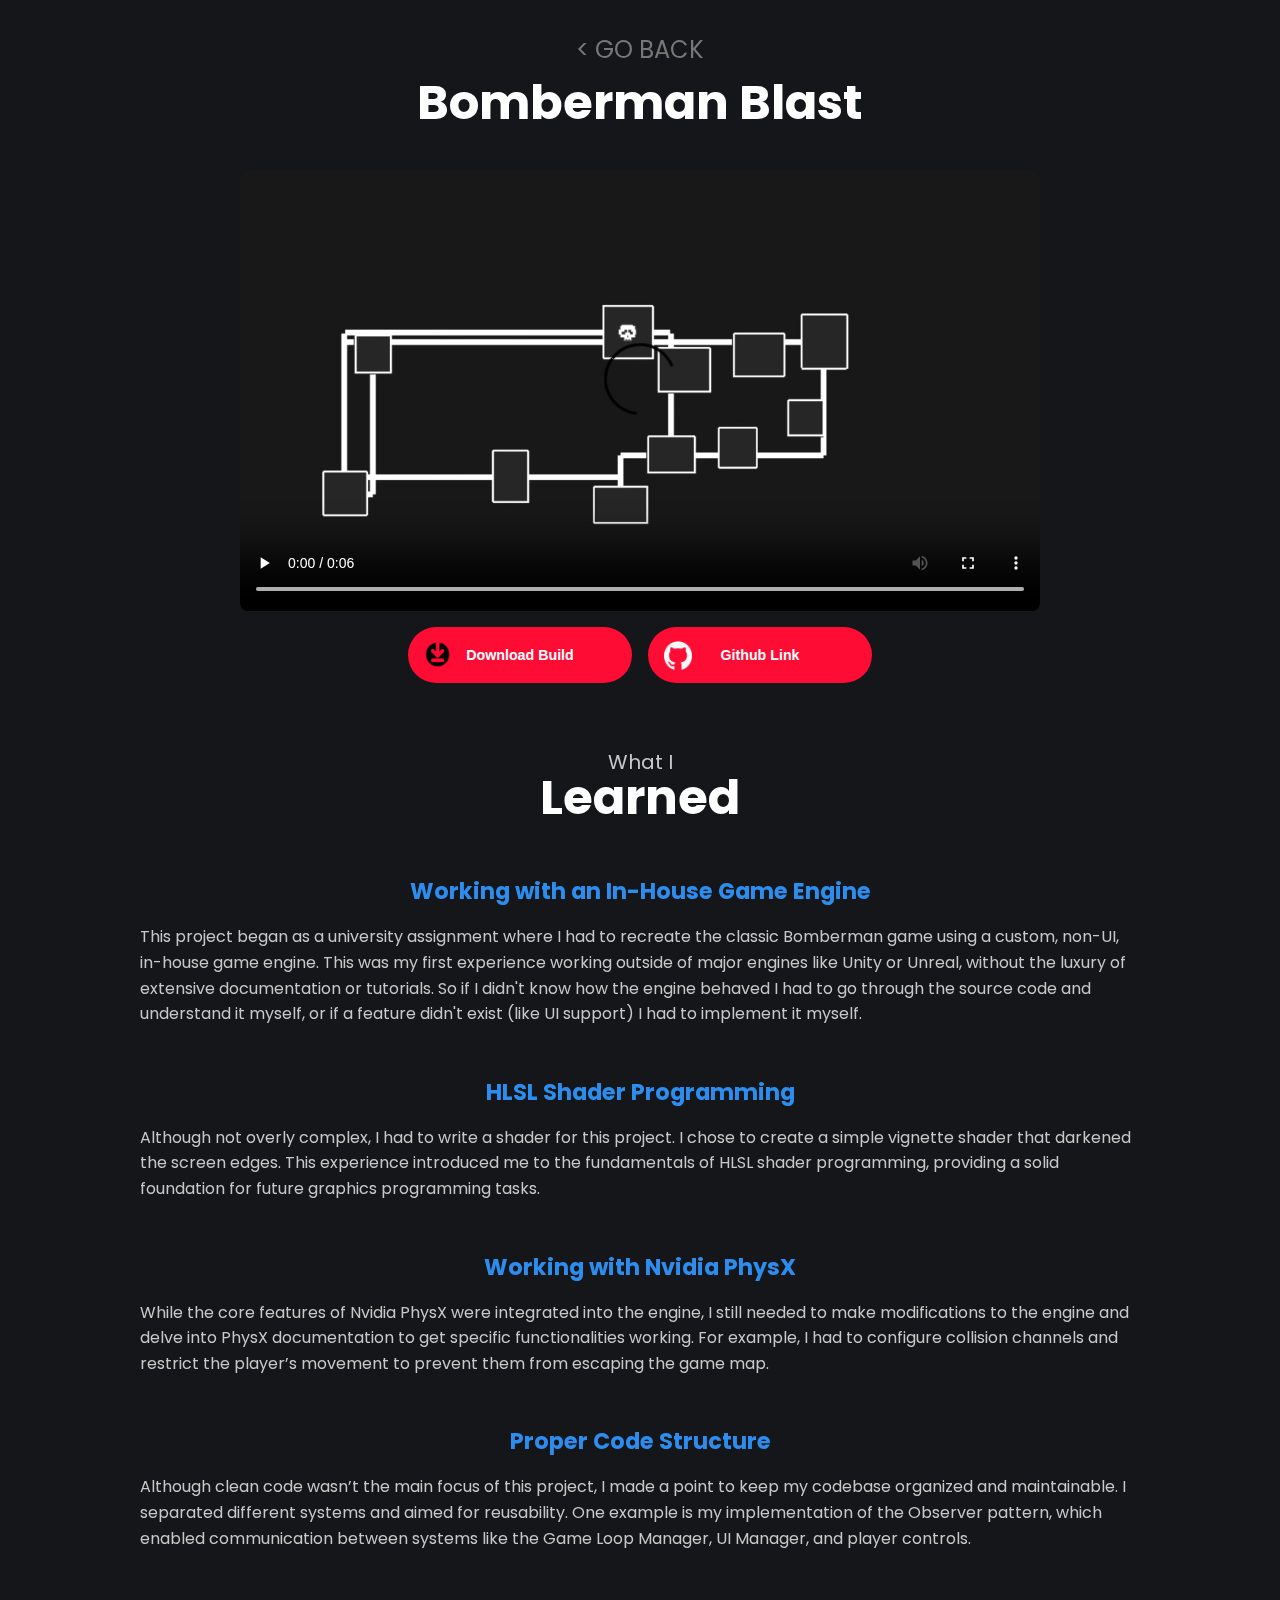
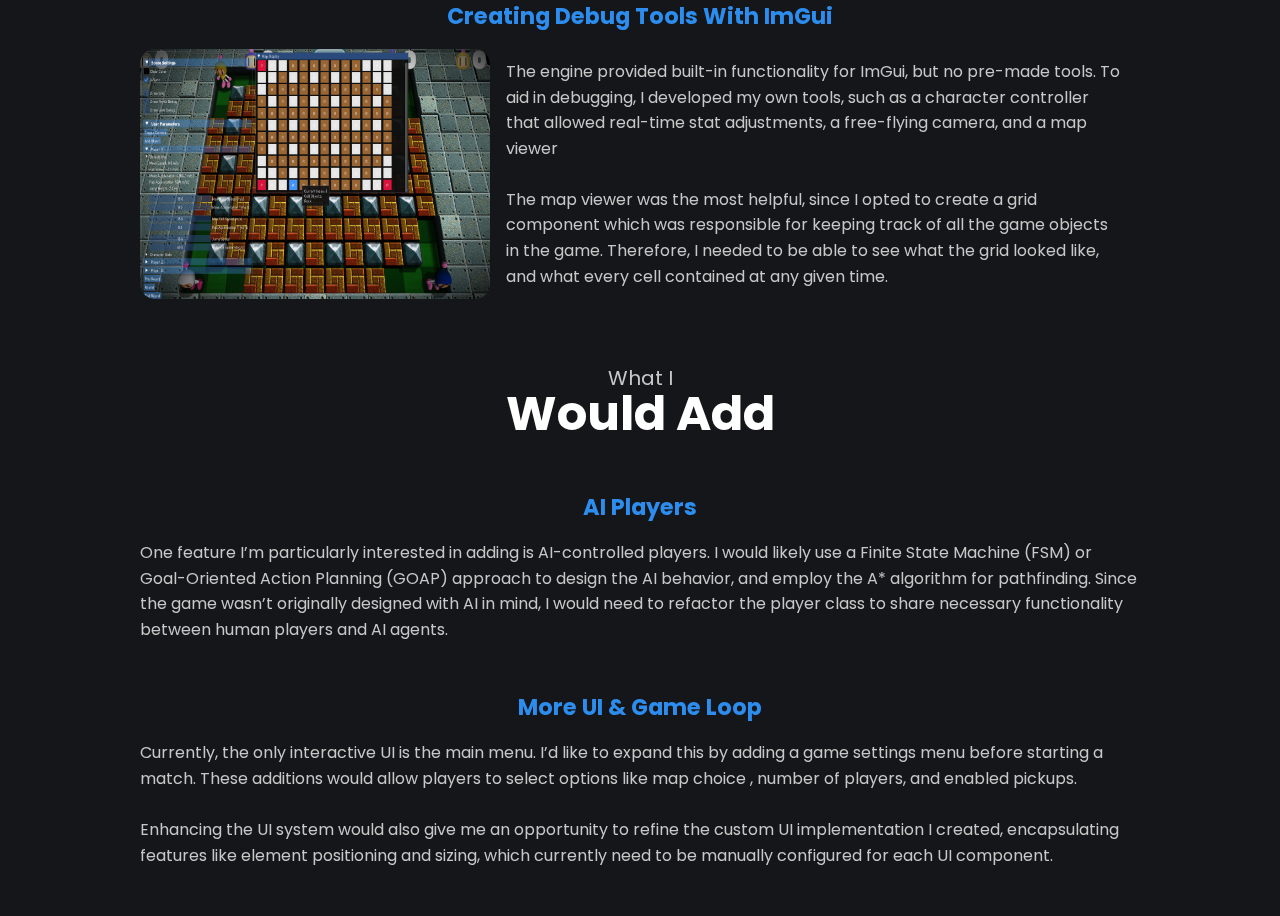
<file: Bomberman.html>
<!DOCTYPE html>
<html lang="en">
<head>
    <meta charset="UTF-8">
    <meta name="viewport" content="width=device-width, initial-scale=1.0">
    <title>Bomberman Blast</title>
    <link rel="stylesheet" href="project.css">
</head>
<body>
  <div id="projects" style="height: 100%;">
    <p class="go_back_text">
        <a href="index.html#projects">&lt; GO BACK</a>
    </p>
    <h1 class="title">Bomberman Blast</h1>
</div>
      <div class="video-container">
        <video class="video" width="960" height="540" controls>
          <source src="./assets/demo.webm" type="video/webm">
          Your browser does not support the video tag.
        </video>
      </div>


      <div class="btn-container">
        <button 
            class="btn btn-color-2 btn-switch" 
            onclick="window.open('https://github.com/AlexKougentakos/UE5-MultiplayerShooter/releases/download/Release/Multiplayer-Shooter-Game-v1.0.0.zip')">
          <span class="btn-content">
            <img src="./assets/download.png" alt="Icon" class="btn-icon default-icon">
            <img src="./assets/download-white.png" alt="Icon" class="btn-icon hover-icon">
            Download Build
          </span>
        </button>
        <button 
            class="btn btn-color-1" 
            onclick="window.open('https://github.com/AlexKougentakos/BombermanBlast', '_blank')">
          <span class="btn-content">
            <img src="./assets/github-white.png" alt="Icon" class="btn-icon">
            Github Link
          </span>
        </button>
      </div>
      
      <section>
        <div class="section-content">
            <p class="title2-header">What I</p>
            <h1 class="title2">Learned</h1>

            <p class="title3">Working with an In-House Game Engine</p>
            <div class="paragraph-container">
                <p class="paragraph-center">
                    This project began as a university assignment where I had to recreate the classic Bomberman game using a
                     custom, non-UI, in-house game engine. This was my first experience working outside of major engines
                      like Unity or Unreal, without the luxury of extensive documentation or tutorials.
                    So if I didn't know how the engine behaved I had to go through the source code and understand it myself, or if a feature didn't exist (like UI support) I had
                    to implement it myself.
                </p>
            </div>

            <p class="title3">HLSL Shader Programming</p>
            <div class="paragraph-container">
                <p class="paragraph-center">
                    Although not overly complex, I had to write a shader for this project.
                     I chose to create a simple vignette shader that darkened the screen edges. 
                     This experience introduced me to the fundamentals of HLSL shader programming,
                      providing a solid foundation for future graphics programming tasks.
                </p>
            </div>

            <p class="title3">Working with Nvidia PhysX</p>
            <div class="paragraph-container">
                <p class="paragraph-center">
                    While the core features of Nvidia PhysX were integrated into the engine, I still needed to make
                     modifications to the engine and delve into PhysX documentation to get specific functionalities 
                     working. For example, I had to configure collision channels and restrict the player’s movement 
                     to prevent them from escaping the game map.
                </p>
            </div>

            <p class="title3">Proper Code Structure</p>
            <div class="paragraph-container">
                <p class="paragraph-center">
                    Although clean code wasn’t the main focus of this project, I made a point to keep my codebase
                     organized and maintainable. I separated different systems and aimed for reusability.
                      One example is my implementation of the Observer pattern, which enabled communication 
                      between systems like the Game Loop Manager, UI Manager, and player controls.
                </p>
            </div>

            <p class="title3">Creating Debug Tools With ImGui</p>
            <div class="paragraph-container">
                <img src="./assets/ImGuiDebug.png" alt="Image" class="image-container image-left">
                <p class="paragraph-left">
                    The engine provided built-in functionality for ImGui, but no pre-made tools. To aid in debugging,
                     I developed my own tools, such as a character controller that allowed real-time stat adjustments, 
                     a free-flying camera, and a map viewer
                    <br/>
                    <br/>
                    The map viewer was the most helpful, since I opted to create a grid component which was responsible for keeping track of all the game objects in the game.
                    Therefore, I needed to be able to see what the grid looked like, and what every cell contained at any given time.
                </p>
            </div>
        </div>
    </section>

    <section>
        <div class="section-content">
            <p class="title2-header">What I</p>
            <h1 class="title2">Would Add</h1>

            <p class="title3">AI Players</p>
            <div class="paragraph-container">
                <p class="paragraph-center">
                    One feature I’m particularly interested in adding is AI-controlled players. I would likely use
                     a Finite State Machine (FSM) or Goal-Oriented Action Planning (GOAP) approach to design the AI
                      behavior, and employ the A* algorithm for pathfinding. Since the game wasn’t originally designed
                       with AI in mind, I would need to refactor the player class to share necessary functionality 
                       between human players and AI agents.
                </p>
            </div>

            <p class="title3">More UI & Game Loop</p>
            <div class="paragraph-container">
                <p class="paragraph-center">
                    Currently, the only interactive UI is the main menu. I’d like to expand this by adding a game settings
                     menu before starting a match. These additions would allow players to select options like map choice
                     , number of players, and enabled pickups.

                    <br/>
                    <br/>

                    Enhancing the UI system would also give me an opportunity to refine the custom UI implementation I
                     created, encapsulating features like element positioning and sizing, which currently need to be
                    manually configured for each UI component.
                </p>
            </div>
        </div>
    </section>
</body>
</html>
</file>
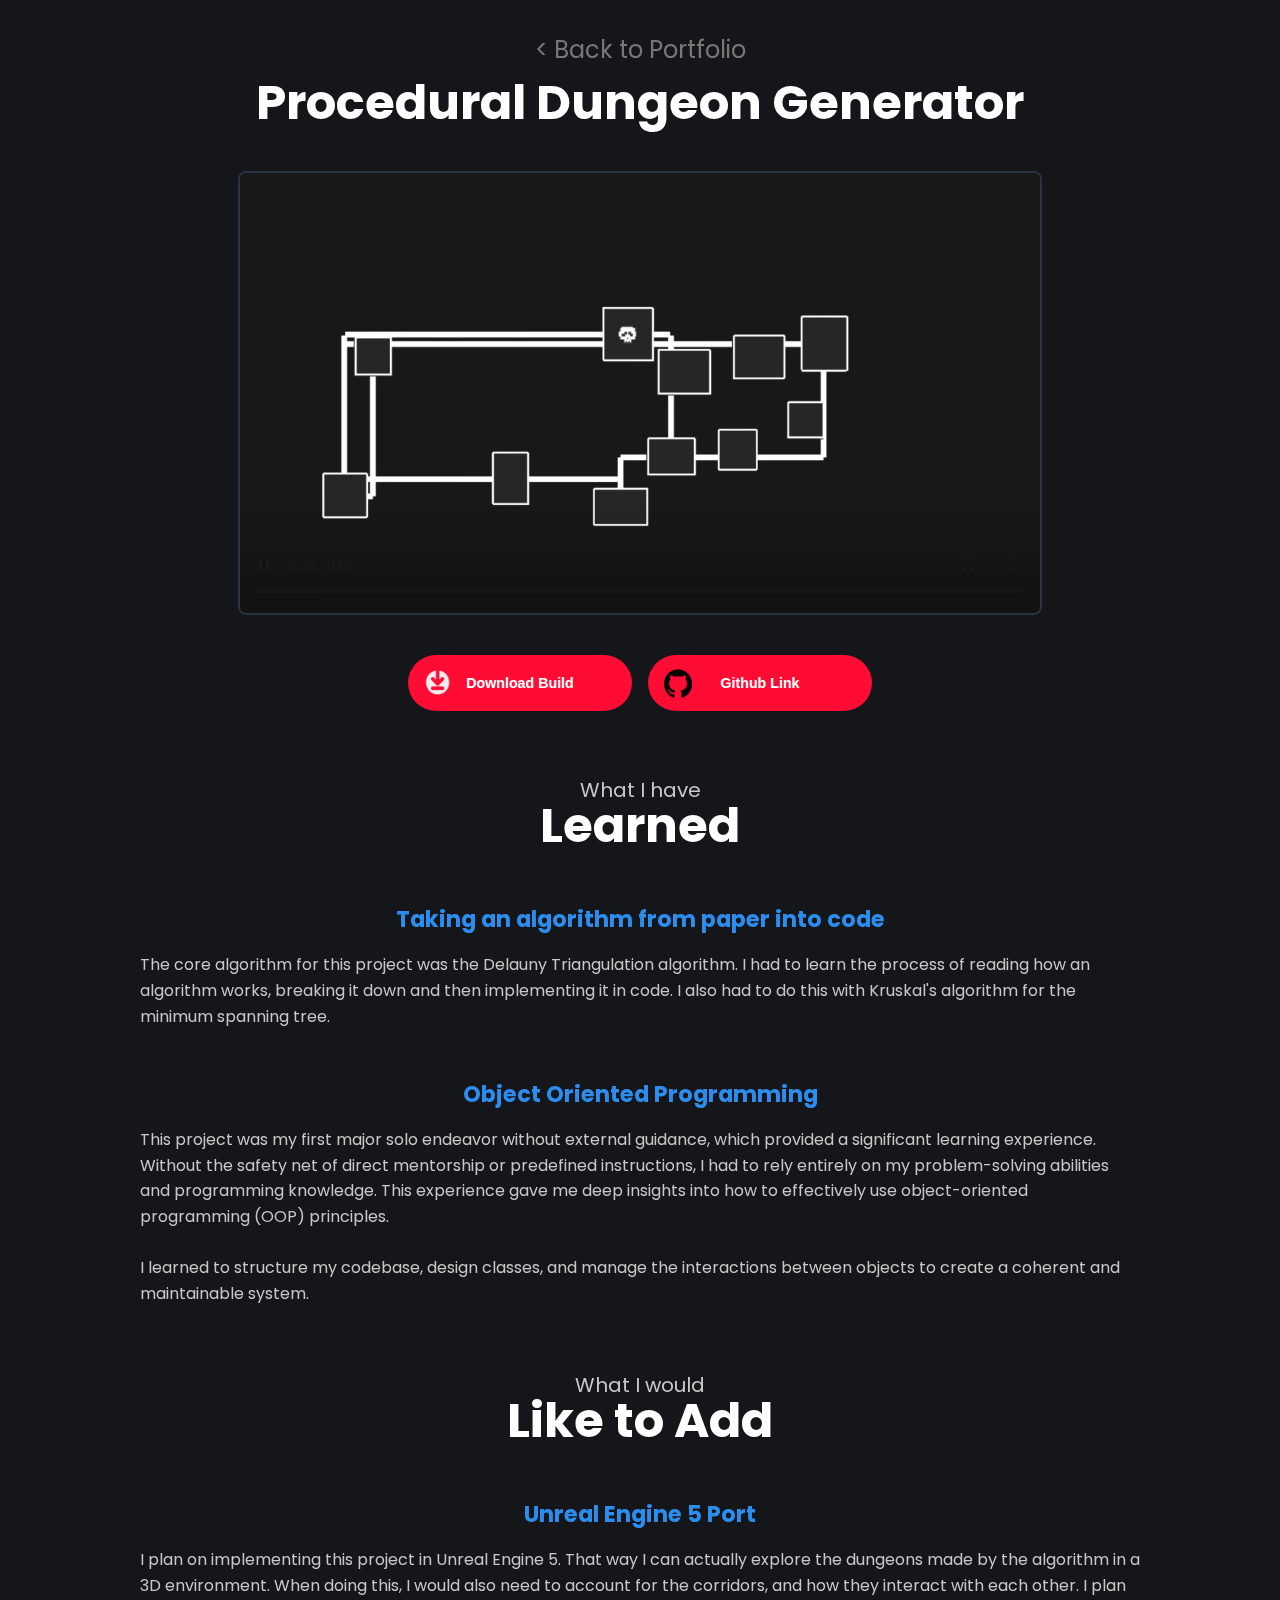
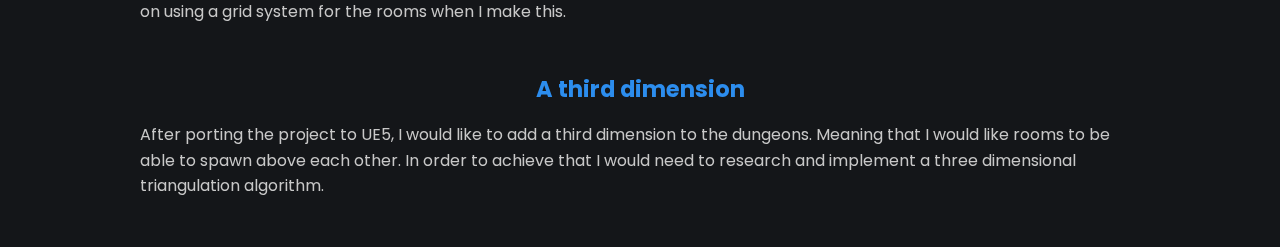
<file: ProceduralDungeonGenerator.html>
<!DOCTYPE html>
<html lang="en">
<head>
    <meta charset="UTF-8">
    <meta name="viewport" content="width=device-width, initial-scale=1.0">
    <title>Procedural Dungeon Generator</title>
    <link rel="stylesheet" href="project.css">
    <link rel="icon" type="image/png" href="./assets/favicon.png">
</head>
<body>
  <div id="projects" style="height: 100%;">
    <p class="go_back_text">
        <a href="index.html#projects">< Back to Portfolio</a>
    </p>
    <h1 class="title">Procedural Dungeon Generator</h1>
</div>
      <div class="video-container" style="border: 2px solid; border-color: #293341; margin-bottom: 2.5rem;">
        <video class="video" width="960" height="540" controls autoplay muted>
          <source src="./assets/demo.webm" type="video/webm">
          Your browser does not support the video tag.
        </video>
      </div>


      <div class="btn-container">
        <button 
            class="btn btn-color-2 btn-switch" 
            onclick="window.open('./assets/resume-example.pdf')">
          <span class="btn-content">
            <img src="./assets/download-white.png" alt="Icon" class="btn-icon default-icon">
            Download Build
          </span>
        </button>
        <button 
            class="btn btn-color-1" 
            onclick="window.open('https://github.com/AlexKougentakos/Procedural-Dungeon-Generator', '_blank')">
          <span class="btn-content">
            <img src="./assets/github.png" alt="Icon" class="btn-icon">
            Github Link
          </span>
        </button>
      </div>
      
      <section>
        <div class="section-content">
            <p class="title2-header">What I have</p>
            <h1 class="title2">Learned</h1>

            <p class="title3">Taking an algorithm from paper into code</p>
            <div class="paragraph-container">
                <p class="paragraph-center">
                  The core algorithm for this project was the Delauny Triangulation algorithm. I had to learn the process of reading how an algorithm works,
                  breaking it down and then implementing it in code. I also had to do this with Kruskal's algorithm for the minimum spanning tree.
                </p>
            </div>

            <p class="title3">Object Oriented Programming</p>
            <div class="paragraph-container">
                <p class="paragraph-center">
                  This project was my first major solo endeavor without external guidance, which provided a
                   significant learning experience. Without the safety net of direct mentorship or predefined 
                   instructions, I had to rely entirely on my problem-solving abilities and programming knowledge.
                    This experience gave me deep insights into how to effectively use object-oriented programming
                     (OOP) principles.

                     <br/>
                     <br/>

                     I learned to structure my codebase, design classes, and manage the interactions between objects
                      to create a coherent and maintainable system.
                </p>
            </div>
    </section>

    <section>
      <div class="section-content">
          <p class="title2-header">What I would</p>
          <h1 class="title2">Like to Add</h1>

          <p class="title3">Unreal Engine 5 Port</p>
          <div class="paragraph-container">
              <p class="paragraph-center">
                I plan on implementing this project in Unreal Engine 5. That way I can actually explore the dungeons made by the algorithm in a 3D environment.
                When doing this, I would also need to account for the corridors, and how they interact with each other. I plan on using a grid system for the 
                rooms when I make this.
              </p>
          </div>

          <p class="title3">A third dimension</p>
          <div class="paragraph-container">
              <p class="paragraph-center">
                  After porting the project to UE5, I would like to add a third dimension to the dungeons. Meaning that I would like rooms to be able to spawn
                  above each other. In order to achieve that I would need to research and implement a three dimensional triangulation algorithm.
              </p>
          </div>
      </div>
  </section>
</body>
</html>
</file>
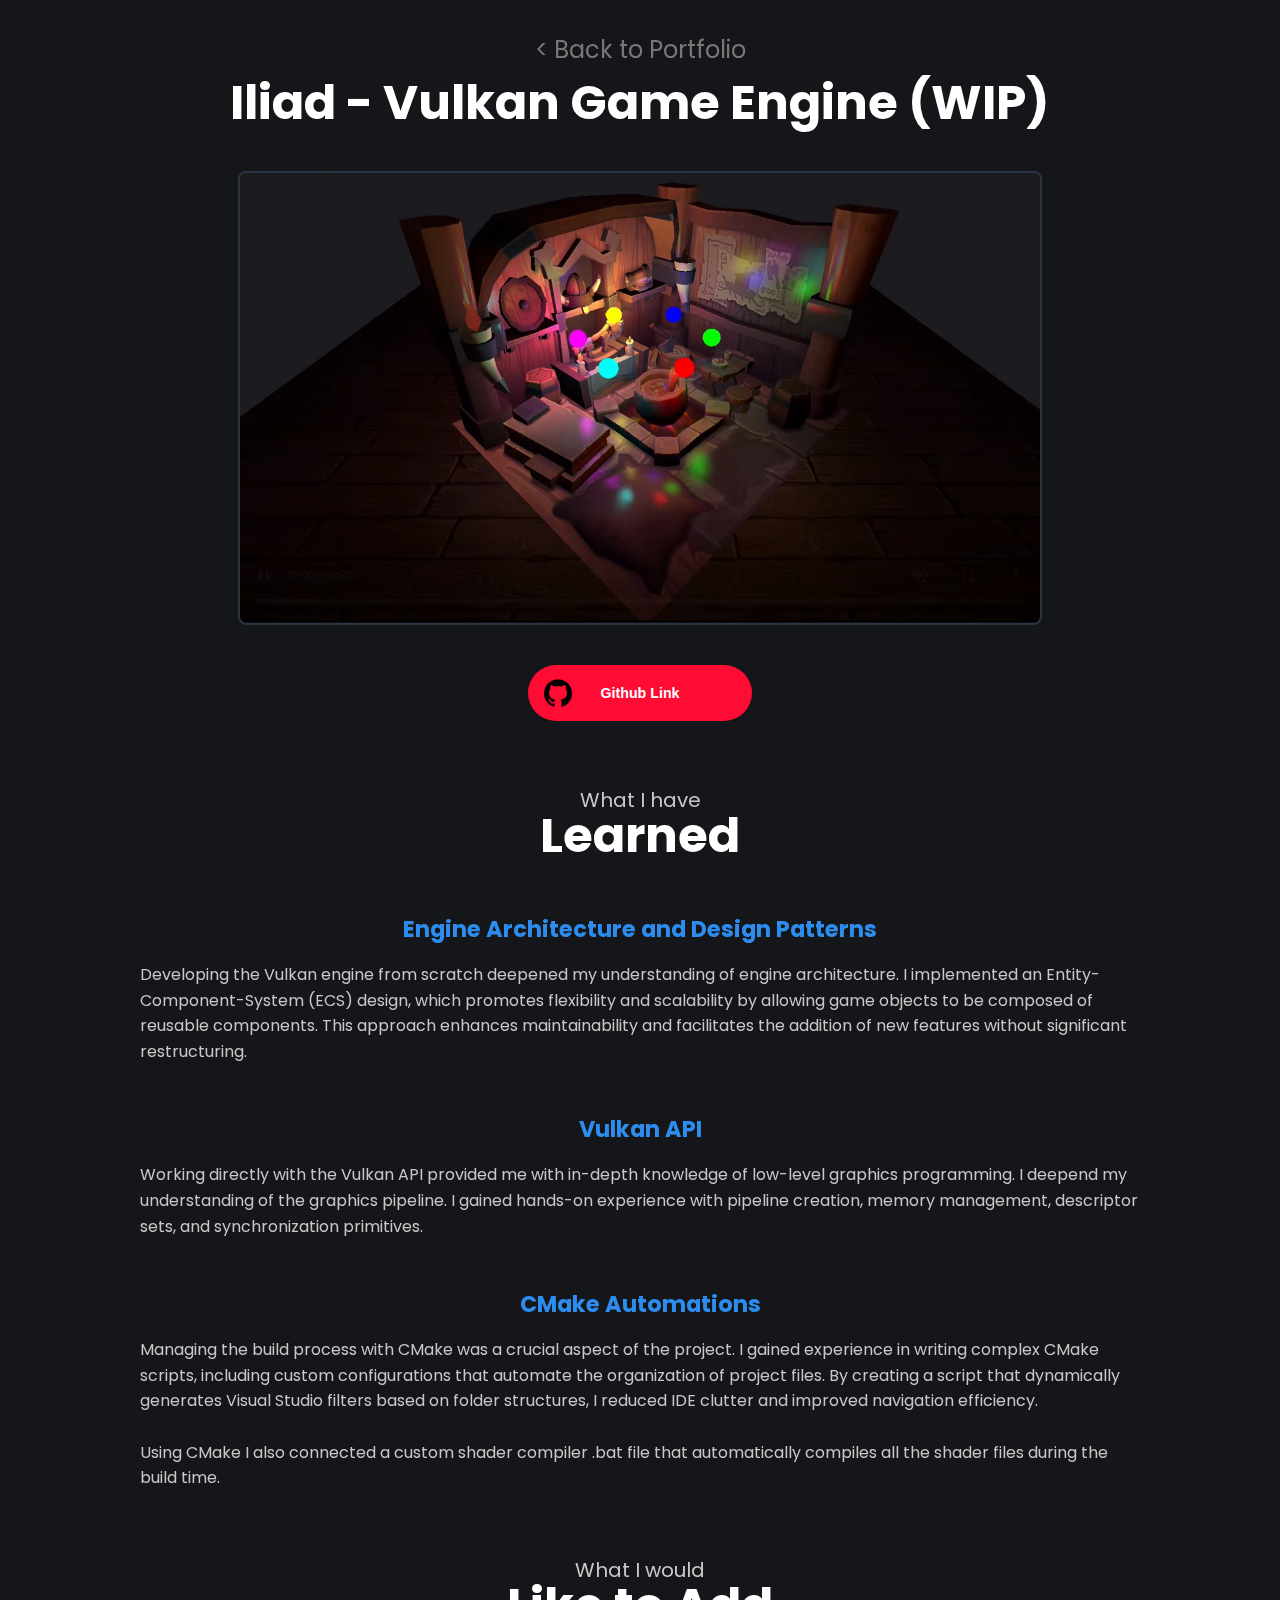
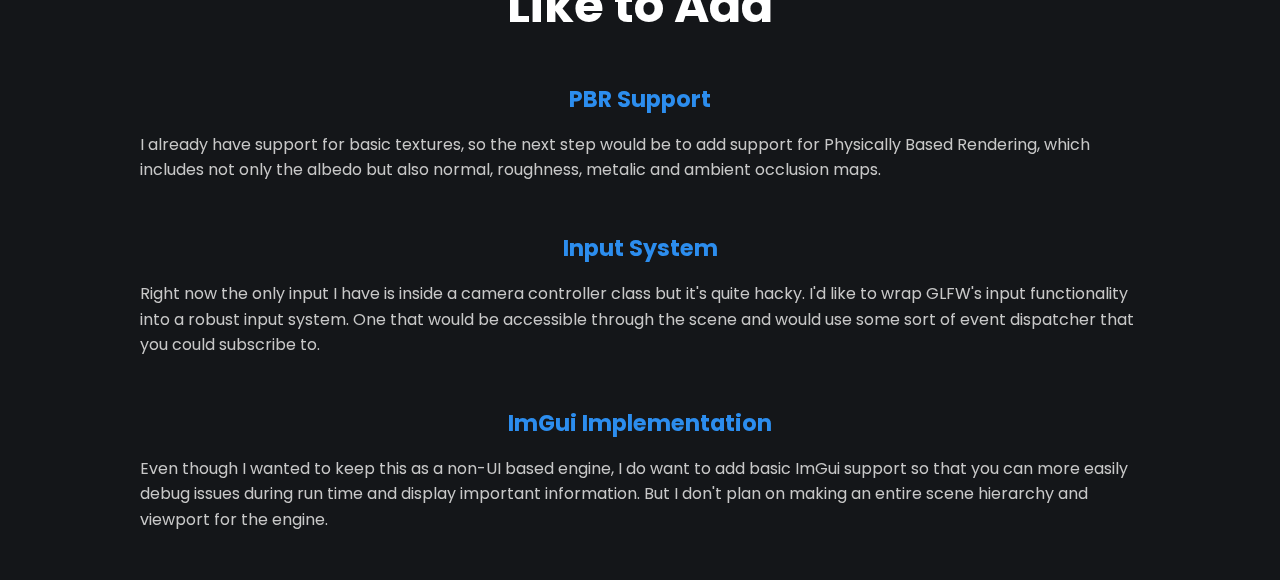
<file: VulkanEngine.html>
<!DOCTYPE html>
<html lang="en">
<head>
    <meta charset="UTF-8">
    <meta name="viewport" content="width=device-width, initial-scale=1.0">
    <title>Iliad - Vulkan Game Engine</title>
    <link rel="stylesheet" href="project.css">
    <link rel="icon" type="image/png" href="./assets/favicon.png">
</head>
<body>
  <div id="projects" style="height: 100%;">
    <p class="go_back_text">
        <a href="index.html#projects">< Back to Portfolio</a>
    </p>
    <h1 class="title">Iliad - Vulkan Game Engine (WIP)</h1>
</div>
    <div class="video-container" style="border: 2px solid; border-color: #293341; margin-bottom: 2.5rem;">
        <video class="video" width="960" height="540" controls autoplay muted loop>
          <source src="./assets/VulkanEngineCover.webm" type="video/webm">
          Your browser does not support the video tag.
        </video>
      </div>


      <div class="btn-container">
        <!-- <button 
            class="btn btn-color-2 btn-switch" 
            onclick="window.open('https://github.com/AlexKougentakos/UE5-MultiplayerShooter/releases/download/Release/Multiplayer-Shooter-Game-v1.0.0.zip')">
          <span class="btn-content">
            <img src="./assets/download-white.png" alt="Icon" class="btn-icon default-icon">
            Download Build
          </span>
        </button> -->
        <button 
            class="btn btn-color-1" 
            onclick="window.open('https://github.com/AlexKougentakos/IliadEngine-Vulkan', '_blank')">
          <span class="btn-content">
            <img src="./assets/github.png" alt="Icon" class="btn-icon">
            Github Link
          </span>
        </button>
      </div>
      
      <section>
        <div class="section-content">
            <p class="title2-header">What I have</p>
            <h1 class="title2">Learned</h1>

            <p class="title3">Engine Architecture and Design Patterns</p>
            <div class="paragraph-container">
                <p class="paragraph-center">
                    Developing the Vulkan engine from scratch deepened my understanding of engine architecture. I implemented an Entity-Component-System 
                    (ECS) design, which promotes flexibility and scalability by allowing game objects to be composed of reusable components. 
                    This approach enhances maintainability and facilitates the addition of new features without significant restructuring.
                </p>
            </div>

            <p class="title3">Vulkan API</p>
            <div class="paragraph-container">
                <p class="paragraph-center">
                    Working directly with the Vulkan API provided me with in-depth knowledge of low-level graphics programming. I deepend my understanding
                    of the graphics pipeline. I gained hands-on experience with pipeline creation, memory management, descriptor sets, and 
                    synchronization primitives.
                </p>
            </div>

            <p class="title3">CMake Automations</p>
            <div class="paragraph-container">
                <p class="paragraph-center">
                    Managing the build process with CMake was a crucial aspect of the project. I gained experience in writing complex CMake scripts, 
                    including custom configurations that automate the organization of project files. By creating a script that dynamically 
                    generates Visual Studio filters based on folder structures, I reduced IDE clutter and improved navigation efficiency.

                    <br/>
                    <br/>

                    Using CMake I also connected a custom shader compiler .bat file that automatically compiles all the shader files during the build time.

                </p>
            </div>
        </div>
    </section>

    <section>
        <div class="section-content">
            <p class="title2-header">What I would</p>
            <h1 class="title2">Like to Add</h1>

            <p class="title3">PBR Support</p>
            <div class="paragraph-container">
                <p class="paragraph-center">
                    I already have support for basic textures, so the next step would be to add support for Physically Based Rendering, which includes not only the
                    albedo but also normal, roughness, metalic and ambient occlusion maps.
                </p>
            </div>

            <p class="title3">Input System</p>
            <div class="paragraph-container">
                <p class="paragraph-center">
                    Right now the only input I have is inside a camera controller class but it's quite hacky. I'd like to wrap GLFW's input functionality
                    into a robust input system. One that would be accessible through the scene and would use some sort of event dispatcher that you
                    could subscribe to.
                </p>
            </div>

            <p class="title3">ImGui Implementation</p>
            <div class="paragraph-container">
                <p class="paragraph-center">
                    Even though I wanted to keep this as a non-UI based engine, I do want to add basic ImGui support so that you can more easily debug
                    issues during run time and display important information. But I don't plan on making an entire scene hierarchy and viewport for the engine.
                </p>
            </div>
        </div>
    </section>
</body>
</html>
</file>
<file: project.css>
/* GENERAL */

@import url('https://fonts.googleapis.com/css2?family=Poppins:wght@300;400;500;600&display=swap');

*{
    margin: 0;
    padding: 0;
}

body 
{
    font-family: 'Poppins', 'sans-serif';
    background-color: #141619;
    color: white;
}

html
{
    scroll-behavior: smooth;
}

p
{
    color: rgb(200, 200, 200);
}

/* TITLE */
.go_back_text {
    margin-top: 2rem;
    text-align: center;
    font-size: 1.5rem;
}

.go_back_text a {
    color: #777;
    text-decoration: none;
    transition: color 0.3s, text-decoration 0.3s;
}

.go_back_text a:hover {
    color: #ff0c34;
    text-decoration: underline;
}

.title {
    font-size: 3rem;
    text-align: center;
}

/* VIDEO */

.video-container {
    width: 100%;
    max-width: 800px;
    margin: 2rem auto 0;
    border-radius: .5rem;
}
.video {
    width: 100%;
    height: auto;    
    display: block;
    border-radius: .5rem;
}

/* BUTTONS */

.btn-container
{
    margin-top: 1rem;
    display: flex;
    justify-content: center;
    gap: 1rem;
}

.btn
{
    font-weight: 600;
    transition: all 300ms ease;
    padding: 1rem;
    width: 14rem;
    height: 3.5rem;
    border-radius: 2rem;
    display: flex;
    justify-content: center;
    align-items: center;
    position: relative;
    font-size: .89rem; /* Increased font size */
}

.btn-content 
{
    display: flex;
    align-items: center;
    justify-content: center;
    width: 100%;
}
  
.btn-icon {
    height: 2em; /* Increased icon size */
    width: auto;
    position: absolute;
    left: 1rem;
    transition: opacity 0.1s ease;
}

.default-icon 
{
    opacity: 1;
}

.btn-switch .hover-icon {
    opacity: 0;
    position: absolute;
    left: 0;
}

.btn-color-1, .btn-color-2
{   
    border: none;
    background-color: #ff0c34;
    color: white;
    transition: all 0.3s ease;
}

.btn-color-1:hover, .btn-color-2:hover
{   
    cursor: pointer;
    transform: scale(1.05);
}

.btn-color-1, .btn-color-2:hover
{   
    background-color: #ff0c34;
    color: white;
}

.btn-color-1:hover
{
    background-color: #ff0c34;
}

.btn-color-2
{
    color: white;
}

.btn-container
{
    gap: 1rem;
}

/* TITLES */

.title2-header
{
    margin-top: 4rem;
    margin-bottom: -15px;
    text-align: center;
    font-size: 1.25rem;
    color: rgb(200, 200, 200);
}

.title2
{
    font-size: 3rem;
    text-align: center;
    color: white;
    margin-bottom: 2.5rem;
}

.title3
{
    margin-top: 1rem;
    margin-bottom: 1rem;
    text-align: center;
    font-weight: bold;
    font-size: 1.4em;
    color: #2c8dee;
}

/* PARAGRAPHS */

.paragraph {
    margin-bottom: 1rem;
    text-align: center;
    line-height: 1.6;
    max-width: 800px;
    margin-left: auto;
    margin-right: auto;
    color: rgb(200, 200, 200);
}

.section-content {
    max-width: 1000px;
    margin: 0 auto;
}

.paragraph-container 
{
    display: flex;
    align-items: center;
    margin-bottom: 3rem;
}

.paragraph-left, .paragraph-right, .paragraph-center
{
    flex: 1;
    line-height: 1.6;
    color: rgb(200, 200, 200);
}

.paragraph-center 
{
    text-align: left;
}

.paragraph-left 
{
    padding-right: 1rem;
}

.paragraph-right 
{
    padding-left: 1rem;
}

.image-container 
{
    flex: 0 0 350px;
    height: 250px;
    background-color: #333;
    border-radius: 15px;
    overflow: hidden;
}

.image-left {
    order: -1;
    margin-right: 1rem;
}

.image-right {
    margin-left: 1rem;
}

/* MOBILE STYLING */

@media screen and (max-width: 768px) {

    .paragraph-container {
        flex-direction: column;
        align-items: center; /* Center the images and paragraphs */
    }

    .image-left, .image-right {
        order: 0;
        margin: 0 0 1rem 0; /* Maintain margin below the image */
        width: auto; /* Keep the fixed width */
        height: auto; /* Keep the auto-adjusted height */
        max-width: 100%; /* Prevent overflow of the image's width */
        max-height: 250px; /* Limit the maximum height to a reasonable value */
    }

    .paragraph-left, .paragraph-right {
        padding: 0;
        text-align: center; /* Center the paragraph text */
    }
}

/* Media Gallery Styles */
.media-gallery {
  display: flex;
  flex-direction: column;
  align-items: center; /* Center the main display and thumbnails */
  margin-bottom: 2.5rem;
  width: 100%; /* Ensure gallery takes full width */
  max-width: 800px; /* Match original video container width */
  margin-left: auto; /* Center the gallery container itself if needed */
  margin-right: auto;
}

.main-media-display {
  position: relative;
  width: 100%; /* Take full width of the container */
  height: 0;
  padding-bottom: 56.25%; /* Aspect ratio 16:9 */
  border: 2px solid #293341;
  overflow: hidden; /* Hide overflowing content */
  margin-bottom: 1rem; /* Space between main display and thumbnails */
  background-color: #000; /* Black background for letterboxing */
}

.main-media-display video,
.main-media-display img {
  position: absolute;
  top: 0;
  left: 0;
  width: 100%;
  height: 100%;
  object-fit: contain; /* Fit video/image within the container */
  opacity: 1;
  transition: opacity 0.3s ease-in-out;
}

/* Style for fading out */
.main-media-display .media-fade-out {
  opacity: 0;
}

.thumbnail-container {
  display: flex;
  justify-content: center; /* Center thumbnails */
  gap: 0.5rem; /* Space between thumbnails */
  width: 100%; /* Allow container to take full width */
  overflow-x: auto; /* Add scroll if thumbnails overflow */
  padding-bottom: 5px; /* Add some padding for the scrollbar */
}

.thumbnail {
  cursor: pointer;
  border: 2px solid transparent; /* Default border */
  transition: border-color 0.3s ease;
  width: 100px; /* Fixed width for thumbnails */
  height: 56px; /* Fixed height (16:9 aspect ratio) */
  overflow: hidden; /* Hide overflowing content */
  display: flex; /* Center content */
  justify-content: center;
  align-items: center;
  background-color: #222; /* Darker background */
  position: relative; /* For loading indicator positioning */
  background-size: cover; /* Cover the div with the background image */
  background-position: center; /* Center the background image */
  flex-shrink: 0; /* Prevent thumbnails from shrinking */
}

/* Loading indicator styles */
.thumbnail::before {
  content: '';
  position: absolute;
  width: 20px;
  height: 20px;
  border: 3px solid rgba(255, 255, 255, 0.3);
  border-top-color: #fff;
  border-radius: 50%;
  animation: spin 1s linear infinite;
  opacity: 0;
  transition: opacity 0.3s ease;
}

.thumbnail.loading::before {
  opacity: 1;
}

@keyframes spin {
  to { transform: rotate(360deg); }
}

.thumbnail:hover {
  border-color: #aaa; /* Highlight border on hover */
}

.thumbnail.active {
  border-color: #fff; /* White border for active thumbnail */
}

.thumbnail img {
  display: block;
  width: 100%;
  height: 100%;
  object-fit: cover; /* Cover the thumbnail area */
}
</file>
